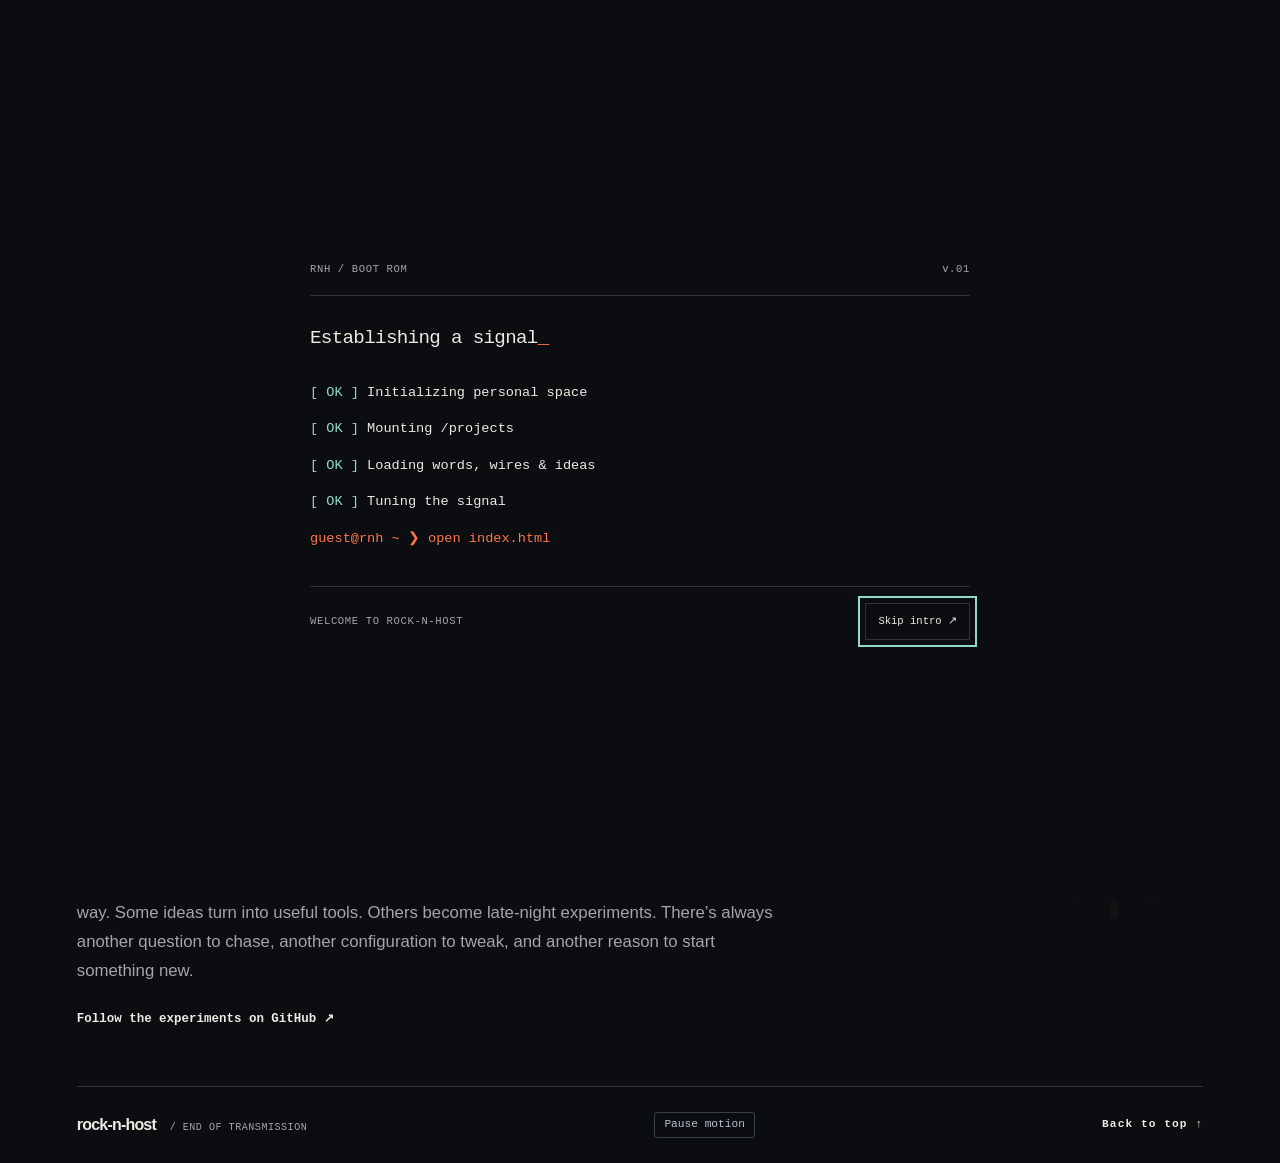
<file: index.html>
<!doctype html>
<html lang="en">
<head>
  <meta charset="utf-8">
  <meta name="viewport" content="width=device-width, initial-scale=1">
  <meta name="theme-color" content="#0b0d10">
  <meta name="description" content="Rock-n-host's corner of the internet. Self-hosted tools, Linux configurations, and a terminal to explore it all.">
  <title>Rock ’n’ Host — until our final days!</title>
  <link rel="stylesheet" href="./style.css">
  <script defer src="./js/main.js"></script>
</head>
<body id="top">
  <dialog class="boot-screen" id="boot-screen" aria-labelledby="boot-title">
    <div class="boot-console">
      <div class="boot-console-bar"><span>RNH / BOOT ROM</span><span>v.01</span></div>
      <h2 id="boot-title">Establishing a signal<span>_</span></h2>
      <div class="boot-output" aria-hidden="true">
        <p class="boot-line"><b>[ OK ]</b> Initializing personal space</p>
        <p class="boot-line"><b>[ OK ]</b> Mounting /projects</p>
        <p class="boot-line"><b>[ OK ]</b> Loading words, wires &amp; ideas</p>
        <p class="boot-line"><b>[ OK ]</b> Tuning the signal</p>
        <p class="boot-line boot-ready">guest@rnh ~ ❯ open index.html</p>
      </div>
      <div class="boot-console-footer"><span>WELCOME TO ROCK-N-HOST</span><button type="button" id="skip-boot" autofocus>Skip intro ↗</button></div>
    </div>
  </dialog>
  <div class="cursor-glow" aria-hidden="true"></div>
  <div class="noise" aria-hidden="true"></div>
  <a class="skip" href="#main">Skip to content</a>
  <header class="wrap">
    <a class="brand" href="./index.html" aria-label="Rock-n-host home"><span class="mark" aria-hidden="true">ϟ</span> rock-n-host</a>
    <nav aria-label="Main navigation"><a href="./sites/projects.html">Projects</a><a href="./sites/about.html">About</a><a href="./sites/terminal.html">Terminal</a><a class="profile" href="https://github.com/rock-n-host">GitHub ↗</a></nav>
  </header>
  <main id="main">
    <section class="hero wrap" aria-labelledby="hero-title">
      <div class="intro"><div class="eyebrow"><i></i> Personal space / public source</div>
        <h1 id="hero-title" aria-label="Rock ’n’ Host.">Rock ’n’<br><span class="glitch" data-text="Host" aria-hidden="true">Host</span><span aria-hidden="true">.</span></h1>
        <p>A personal collection of self-hosted tools, Linux configs, and code.</p>
        <div class="hero-actions"><a class="cta" href="./sites/projects.html">Explore projects <span>↓</span></a><a class="textlink" href="./sites/terminal.html">Launch terminal ↗</a></div>
        <div class="boot" aria-hidden="true"><span class="boot-light"></span> SIGNAL FOUND <span class="boot-track"></span> RNH / ONLINE</div>
      </div>
      <div class="print" role="img" aria-label="Orange and black gig poster featuring an electric guitar and sound waves">
        <div class="print-head"><span>RNH SOUND DEPT.</span><span>FIG. 001</span></div>
        <svg class="art" viewBox="0 0 500 338" aria-hidden="true">
          <defs>
            <pattern id="dots" width="5" height="5" patternUnits="userSpaceOnUse"><circle cx="2" cy="2" r="1" fill="#1b1a17"/></pattern>
            <pattern id="hatch" width="4" height="4" patternUnits="userSpaceOnUse" patternTransform="rotate(28)"><path d="M0 0V4" stroke="#292721" stroke-width="1"/></pattern>
            <pattern id="frets" width="32" height="12" patternUnits="userSpaceOnUse"><path d="M0 1H32" stroke="#ece8d7" stroke-width="1.4"/></pattern>
          </defs>
          <g fill="none" stroke="#e8e3d3" opacity=".52" stroke-width="1.3" id="waves">
            <path d="M-10 170Q58 75 132 153T275 183T420 164T515 118"/>
          </g>
          <circle cx="264" cy="168" r="121" fill="#fc5b2a"/><circle cx="264" cy="168" r="121" fill="url(#dots)"/>
          <g transform="translate(247 168) rotate(36) scale(.94)" stroke="#1a1917" stroke-linejoin="round">
            <path id="body" d="M-11 14C-30 34 -49 22 -47 -8C-65 5 -64 26 -53 49C-42 69 -56 79 -62 99C-73 139 -44 157 -7 159C26 162 59 143 56 114C54 91 37 78 40 61C42 48 57 42 52 21C49 35 29 43 15 29L13 13Z" fill="#ede8d8" stroke-width="5"/>
            <use href="#body" fill="url(#hatch)" style="fill:url(#hatch)" opacity=".25" transform="translate(-3 3)"/>
            <path d="M-9 28C-23 45 -37 38 -45 29C-40 47 -29 52 -30 72C-30 91 -38 104 -22 110L17 112C31 106 18 84 25 65C28 54 37 50 41 43C27 51 16 46 9 36Z" fill="#3c3932" stroke-width="2"/>
            <path d="M-12 40L-9 -122L8 -122L13 40Z" fill="#423e36" stroke-width="3"/>
            <path d="M-10 39L-8 -120H7L11 39Z" fill="url(#frets)"/>
            <path d="M-9 -121L-17 -152L-12 -174Q-5 -180 1 -172L16 -137L9 -121Z" fill="#e6dfcc" stroke-width="3"/>
            <g fill="#eee8d9"><circle cx="-17" cy="-162" r="4"/><circle cx="-16" cy="-149" r="4"/><circle cx="-12" cy="-136" r="4"/><circle cx="2" cy="-166" r="4"/><circle cx="8" cy="-154" r="4"/><circle cx="14" cy="-142" r="4"/></g>
            <g fill="#d8d3c5" stroke-width="2"><rect x="-14" y="47" width="28" height="9" rx="2"/><rect x="-15" y="72" width="30" height="9" rx="2"/><rect x="-17" y="93" width="34" height="8" rx="2"/></g>
            <g stroke="#e8e5d9" stroke-width=".8"><path d="M-6 -131L-8 98M-4 -131L-5 98M-2 -131L-2 98M1 -131L1 98M3 -131L4 98M5 -131L7 98"/></g>
            <g fill="#28261f"><circle cx="30" cy="97" r="5"/><circle cx="33" cy="116" r="5"/></g>
          </g>
          <g fill="#ede8d8"><path d="M80 41l3 12 12 3-12 3-3 12-3-12-12-3 12-3zM399 254l3 14 14 3-14 3-3 13-3-13-13-3 13-3z"/></g>
        </svg>
        <div class="print-foot"><span>AMPLIFIED SIGNAL</span><span class="bars" aria-hidden="true"></span><span>STEREO / 01</span></div>
      </div>
    </section>
    <section class="section wrap endnote" id="notes" aria-labelledby="notes-title">
      <div class="eyebrow"><i></i> 04 / Sample text — make it yours</div>
      <h2 id="notes-title">Always a work in progress<span>.</span></h2>
      <p>This is a small corner of the internet for things I’m making, breaking, and figuring out along the way. Some ideas turn into useful tools. Others become late-night experiments. There’s always another question to chase, another configuration to tweak, and another reason to start something new.</p>
      <a class="textlink" href="https://github.com/rock-n-host">Follow the experiments on GitHub ↗</a>
      <span class="end-symbol" aria-hidden="true">✳</span>
    </section>
  </main>
  <footer class="wrap"><span>rock-n-host <small> / END OF TRANSMISSION</small></span><button class="motion-toggle" type="button" aria-pressed="false" hidden>Pause motion</button><a href="#top">Back to top ↑</a></footer>
</body>
</html>
</file>
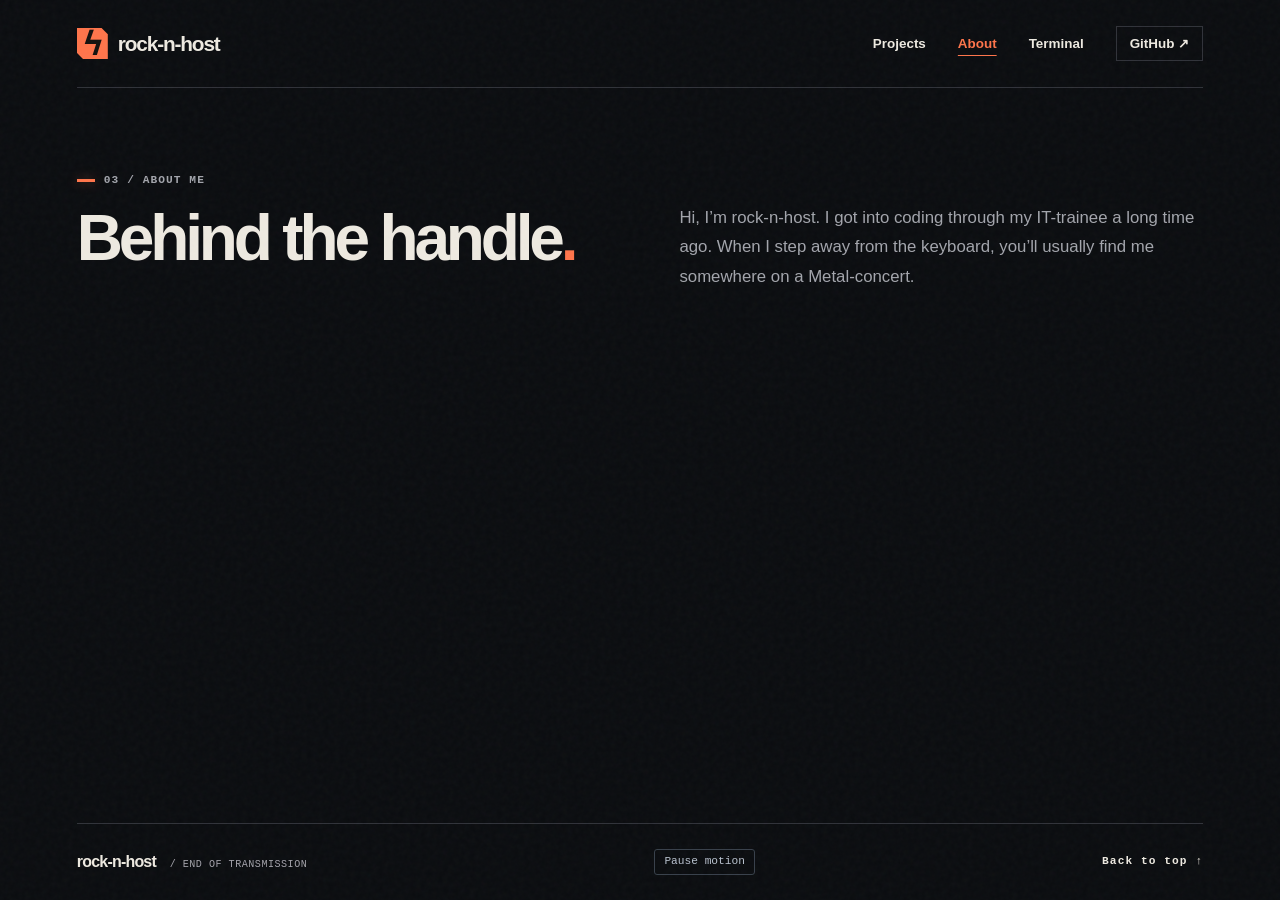
<file: sites/about.html>
<!doctype html>
<html lang="en">
<head>
  <meta charset="utf-8">
  <meta name="viewport" content="width=device-width, initial-scale=1">
  <meta name="theme-color" content="#0b0d10">
  <meta name="description" content="Meet the person behind rock-n-host.">
  <title>About — Rock ’n’ Host</title>
  <link rel="stylesheet" href="../style.css">
  <script defer src="../js/main.js"></script>
</head>
<body id="top">
  <div class="cursor-glow" aria-hidden="true"></div>
  <div class="noise" aria-hidden="true"></div>
  <a class="skip" href="#main">Skip to content</a>
  <header class="wrap">
    <a class="brand" href="../index.html" aria-label="Rock-n-host home"><span class="mark" aria-hidden="true">ϟ</span> rock-n-host</a>
    <nav aria-label="Main navigation"><a href="./projects.html">Projects</a><a href="./about.html" aria-current="page">About</a><a href="./terminal.html">Terminal</a><a class="profile" href="https://github.com/rock-n-host">GitHub ↗</a></nav>
  </header>
  <main id="main" class="subpage">
    <section class="about section wrap" id="about"><div><div class="eyebrow"><i></i> 03 / About me</div><h1>Behind the handle<span>.</span></h1></div>
      <p>Hi, I’m rock-n-host. I got into coding through my IT-trainee a long time ago. When I step away from the keyboard, you’ll usually find me somewhere on a Metal-concert.</p>
    </section>
  </main>
  <footer class="wrap"><span>rock-n-host <small> / END OF TRANSMISSION</small></span><button class="motion-toggle" type="button" aria-pressed="false" hidden>Pause motion</button><a href="#top">Back to top ↑</a></footer>
</body>
</html>
</file>
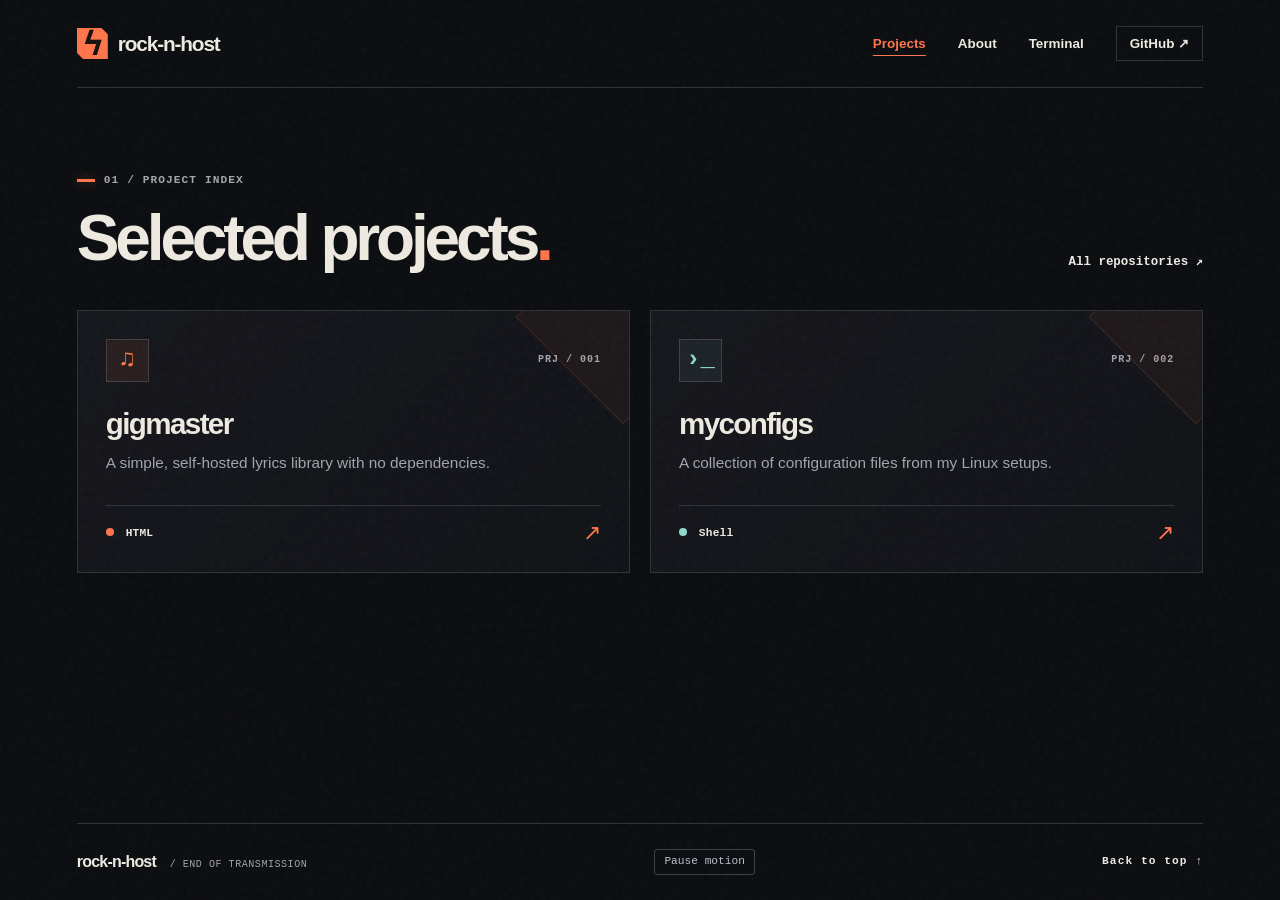
<file: sites/projects.html>
<!doctype html>
<html lang="en">
<head>
  <meta charset="utf-8">
  <meta name="viewport" content="width=device-width, initial-scale=1">
  <meta name="theme-color" content="#0b0d10">
  <meta name="description" content="Self-hosted tools and Linux configurations by rock-n-host.">
  <title>Projects — Rock ’n’ Host</title>
  <link rel="stylesheet" href="../style.css">
  <script defer src="../js/main.js"></script>
</head>
<body id="top">
  <div class="cursor-glow" aria-hidden="true"></div>
  <div class="noise" aria-hidden="true"></div>
  <a class="skip" href="#main">Skip to content</a>
  <header class="wrap">
    <a class="brand" href="../index.html" aria-label="Rock-n-host home"><span class="mark" aria-hidden="true">ϟ</span> rock-n-host</a>
    <nav aria-label="Main navigation"><a href="./projects.html" aria-current="page">Projects</a><a href="./about.html">About</a><a href="./terminal.html">Terminal</a><a class="profile" href="https://github.com/rock-n-host">GitHub ↗</a></nav>
  </header>
  <main id="main" class="subpage">
    <section class="projects section wrap" id="projects"><div class="section-head"><div><div class="eyebrow"><i></i> 01 / Project index</div><h1>Selected projects<span>.</span></h1></div><a class="textlink" href="https://github.com/rock-n-host?tab=repositories">All repositories ↗</a></div>
      <div class="grid">
        <a class="card" href="https://github.com/rock-n-host/gigmaster"><span class="project-note" aria-hidden="true">♪</span><div class="card-top"><span class="icon orange" aria-hidden="true">♫</span><small>PRJ / 001</small></div><h3>gigmaster</h3><p>A simple, self-hosted lyrics library with no dependencies.</p><div class="card-foot"><span><b class="dot html"></b> HTML</span><b aria-hidden="true">↗</b></div></a>
        <a class="card" href="https://github.com/rock-n-host/myconfigs"><span class="project-note" aria-hidden="true">♪</span><div class="card-top"><span class="icon sage" aria-hidden="true">›_</span><small>PRJ / 002</small></div><h3>myconfigs</h3><p>A collection of configuration files from my Linux setups.</p><div class="card-foot"><span><b class="dot shell"></b> Shell</span><b aria-hidden="true">↗</b></div></a>
      </div>
    </section>
  </main>
  <footer class="wrap"><span>rock-n-host <small> / END OF TRANSMISSION</small></span><button class="motion-toggle" type="button" aria-pressed="false" hidden>Pause motion</button><a href="#top">Back to top ↑</a></footer>
</body>
</html>
</file>
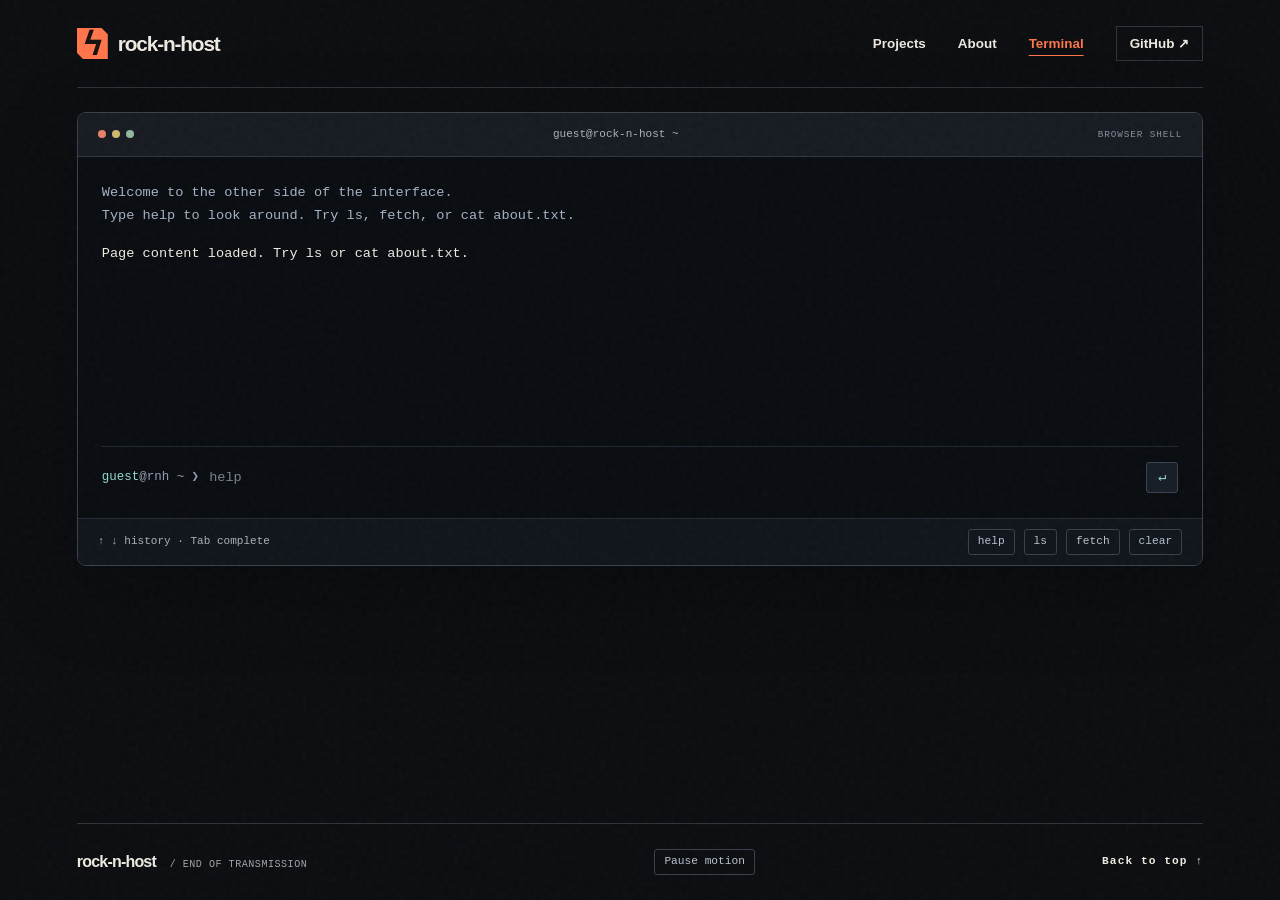
<file: sites/terminal.html>
<!doctype html>
<html lang="en">
<head>
  <meta charset="utf-8">
  <meta name="viewport" content="width=device-width, initial-scale=1">
  <meta name="theme-color" content="#0b0d10">
  <meta name="description" content="Explore the rock-n-host portfolio through an interactive browser terminal.">
  <title>Terminal — Rock ’n’ Host</title>
  <link rel="stylesheet" href="../style.css">
  <script defer src="../js/main.js"></script>
  <script defer src="../js/terminal.js"></script>
</head>
<body id="top">
  <div class="cursor-glow" aria-hidden="true"></div>
  <div class="noise" aria-hidden="true"></div>
  <a class="skip" href="#main">Skip to content</a>
  <header class="wrap">
    <a class="brand" href="../index.html" aria-label="Rock-n-host home"><span class="mark" aria-hidden="true">ϟ</span> rock-n-host</a>
    <nav aria-label="Main navigation"><a href="./projects.html">Projects</a><a href="./about.html">About</a><a href="./terminal.html" aria-current="page">Terminal</a><a class="profile" href="https://github.com/rock-n-host">GitHub ↗</a></nav>
  </header>
  <main id="main" class="subpage">
    <section class="section terminal-section wrap" id="terminal" aria-labelledby="terminal-title">
      <h1 class="sr-only" id="terminal-title">Terminal</h1>
      <div class="terminal-window">
        <div class="terminal-bar"><span class="window-dots" aria-hidden="true"><i></i><i></i><i></i></span><span>guest@rock-n-host ~</span><span class="terminal-badge">BROWSER SHELL</span></div>
        <div class="terminal-body">
          <div class="terminal-log" id="terminal-log" role="log" aria-label="Terminal output" aria-live="polite" aria-relevant="additions" tabindex="0"><div class="terminal-entry welcome">Welcome to the other side of the interface.
Type help to look around. Try ls, fetch, or cat about.txt.</div></div>
          <form id="terminal-form" autocomplete="off">
            <label for="terminal-input"><span class="prompt-user">guest</span><span aria-hidden="true">@rnh</span><span id="terminal-path" aria-hidden="true"> ~ </span><span aria-hidden="true">❯</span><span class="sr-only"> Terminal command</span></label>
            <input id="terminal-input" name="command" type="text" spellcheck="false" autocapitalize="off" maxlength="300" aria-describedby="terminal-hint" placeholder="help" disabled>
            <button type="submit" aria-label="Run command" disabled>↵</button>
          </form>
        </div>
        <div class="terminal-bottom"><span id="terminal-hint">↑ ↓ history · Tab complete</span><div class="command-shortcuts" aria-label="Suggested commands"><button type="button" data-command="help" disabled>help</button><button type="button" data-command="ls" disabled>ls</button><button type="button" data-command="fetch" disabled>fetch</button><button type="button" data-command="clear" disabled>clear</button></div></div>
      </div>
      <noscript><p>Enable JavaScript to use the terminal. Explore the <a href="./projects.html">projects page</a> instead.</p></noscript>
    </section>
  </main>
  <footer class="wrap"><span>rock-n-host <small> / END OF TRANSMISSION</small></span><button class="motion-toggle" type="button" aria-pressed="false" hidden>Pause motion</button><a href="#top">Back to top ↑</a></footer>
</body>
</html>
</file>
<file: style.css>
:root {
  color-scheme: dark;
  --paper: #0b0d10;
  --ink: #eeeae1;
  --orange: #ff754b;
  --rule: #303239;
  --muted: #a3a5ac;
  --cyan: #90d9cf;
  --mono: "Cascadia Code", Consolas, "Courier New", monospace;
  scroll-behavior: smooth;
  color: var(--ink);
  background: var(--paper);
  font-family: Arial, Helvetica, sans-serif;
}
* { box-sizing: border-box; }
body { margin: 0; isolation: isolate; }
body { min-height: 100vh; display: flex; flex-direction: column; }
main { flex: 1; }
nav a[aria-current="page"] { color: var(--orange); text-decoration: underline; text-underline-offset: 7px; }
a { color: inherit; text-decoration: none; }
a:focus-visible { outline: 3px solid #2768bc; outline-offset: 4px; }
.skip { position: absolute; left: 1rem; top: -5rem; padding: 1rem; background: white; z-index: 2; }
.skip:focus { top: 1rem; }
.wrap { width: min(1180px, 88%); margin-inline: auto; }
header, nav, .brand, .cta, .eyebrow, .section-head, .card-top, .card-foot, footer, .print-head, .print-foot { display: flex; align-items: center; }
header, footer, .section-head, .card-top, .card-foot, .print-head, .print-foot { justify-content: space-between; }
header { min-height: 76px; border-bottom: 1px solid var(--ink); }
nav { gap: clamp(14px, 3vw, 38px); font-size: .88rem; font-weight: 600; }
nav a:hover, .textlink:hover, footer a:hover { text-decoration: underline; text-underline-offset: 4px; }
.brand { gap: 10px; font-weight: 800; font-size: 1.3rem; letter-spacing: -.055em; }
.mark { display: grid; place-items: center; width: 31px; height: 31px; background: var(--orange); border: 1.5px solid var(--ink); font: bold 32px/1 Georgia, serif; }
.profile { border: 1px solid var(--ink); padding: 8px 13px; }
.hero { display: grid; grid-template-columns: 1fr 1fr; gap: 7%; align-items: center; padding-block: clamp(45px, 5vw, 75px); }
.eyebrow, small, .card-foot, .print-head, .print-foot, footer a { font: bold .7rem/1.4 var(--mono); letter-spacing: .095em; }
.eyebrow { gap: 9px; text-transform: uppercase; }
.eyebrow i { display: inline-block; width: 18px; height: 4px; background: var(--orange); }
h1, h2, h3 { margin: 0; }
h1 { font-size: clamp(5rem, 8.8vw, 8rem); line-height: .86; letter-spacing: -.085em; font-weight: 900; margin: 24px 0 20px -0.055em; }
h1 span, h2 span { color: #ee572a; }
.intro p, .about p { font-size: 1.05rem; line-height: 1.55; color: #4b4942; }
.intro p { max-width: 390px; margin: 0 0 22px; }
.cta { width: fit-content; gap: 23px; font-weight: 700; font-size: .9rem; background: var(--orange); border: 1.5px solid var(--ink); box-shadow: 3px 3px 0 var(--ink); padding: 12px 17px; }
.cta:hover { transform: translate(1px, 1px); box-shadow: 2px 2px 0 var(--ink); }
.print { background: #22231f; color: var(--paper); padding: 14px 16px; border: 1px solid var(--ink); transform: rotate(2deg); box-shadow: 5px 5px 0 #b7b4a8; }
.print-head, .print-foot { font-size: clamp(.54rem, .85vw, .7rem); }
.print-head { border-bottom: 1px solid #858379; padding-bottom: 8px; }
.print-foot { border-top: 1px solid #858379; padding-top: 8px; }
.bars { width: 48px; height: 11px; background: repeating-linear-gradient(90deg,#e5dfcd 0 2px,transparent 2px 4px,#e5dfcd 4px 5px,transparent 5px 7px); }
.art { display: block; width: 100%; overflow: hidden; }
.section { border-top: 1px solid var(--ink); padding-block: 38px 46px; scroll-margin-top: 20px; }
.section-head { align-items: flex-end; gap: 18px; margin-bottom: 21px; }
h2 { margin-top: 10px; font-size: clamp(2.1rem, 4vw, 3.35rem); line-height: 1; letter-spacing: -.07em; }
.textlink { font: bold .78rem/1.4 var(--mono); white-space: nowrap; }
.grid { display: grid; grid-template-columns: repeat(2, 1fr); gap: 20px; }
.card { display: flex; flex-direction: column; border: 1px solid var(--rule); background: #fcfaf4; padding: 22px; transition: border-color .15s, box-shadow .15s; }
.card:hover { border-color: var(--ink); box-shadow: 3px 3px 0 var(--ink); }
.icon { display: grid; place-items: center; width: 39px; height: 39px; border: 1px solid var(--ink); font: bold 24px/1 var(--mono); }
.orange { background: #ffc3a7; }
.sage { background: #c4d1af; }
small { color: #666259; font-size: .63rem; }
h3 { font-size: 1.65rem; letter-spacing: -.055em; margin-top: 21px; }
.card p { color: #55524a; line-height: 1.5; font-size: .94rem; margin: 8px 0 21px; }
.card-foot { margin-top: auto; border-top: 1px solid #d5d1c6; padding-top: 12px; letter-spacing: .015em; }
.card-foot > b { font: 20px/1 Arial,sans-serif; }
.dot { display: inline-block; width: 8px; height: 8px; border-radius: 50%; }
.html { background: var(--orange); } .shell { background: var(--cyan); }
.about { display: grid; grid-template-columns: 1fr 1fr; gap: 7%; }
.about p { margin: 0; }
footer { border-top: 1px solid var(--ink); padding-block: 22px; }
footer span { font-weight: bold; letter-spacing: -.05em; }
@media (max-width: 720px) {
  .wrap { width: 89%; }
  .hero { grid-template-columns: 1fr; gap: 36px; }
  .print { width: 96%; max-width: 490px; justify-self: center; }
  .grid, .about { grid-template-columns: 1fr; gap: 14px; }
  .card { padding: 20px; }
  .section-head { align-items: flex-start; flex-direction: column; gap: 12px; }
  header { min-height: 65px; }
}
@media (max-width: 420px) {
  nav { gap: 10px; font-size: .77rem; }
  .profile { padding: 6px; }
  .brand { font-size: 1.05rem; gap: 6px; }
  .mark { width: 25px; height: 25px; font-size: 25px; }
}

/* After-hours palette and signal effects. */
::selection { color: #111; background: var(--orange); }
button, input { font: inherit; }
button { cursor: pointer; }
button:disabled { cursor: default; }
a:focus-visible, button:focus-visible, input:focus-visible, [tabindex]:focus-visible { outline: 2px solid var(--cyan); outline-offset: 5px; }
[hidden] { display: none !important; }
.sr-only { position: absolute; width: 1px; height: 1px; overflow: hidden; clip-path: inset(50%); white-space: nowrap; }
.skip { background: #15171c; z-index: 10; }
.cursor-glow { position: fixed; inset: 0; pointer-events: none; z-index: -1; opacity: 0; background: radial-gradient(430px circle at var(--cursor-x, 50%) var(--cursor-y, 30%), #ff754b1c, transparent 80%); transition: opacity .5s; }
.cursor-active .cursor-glow { opacity: 1; }
.noise { position: fixed; inset: 0; pointer-events: none; z-index: 5; opacity: .055; background-image: url("data:image/svg+xml,%3Csvg viewBox='0 0 180 180' xmlns='http://www.w3.org/2000/svg'%3E%3Cfilter id='n'%3E%3CfeTurbulence type='fractalNoise' baseFrequency='.92' numOctaves='3' stitchTiles='stitch'/%3E%3C/filter%3E%3Cpath fill='%23fff' filter='url(%23n)' opacity='.6' d='M0 0h180v180H0z'/%3E%3C/svg%3E"); }
header { min-height: 88px; border-color: var(--rule); gap: 20px; }
nav { gap: clamp(14px, 2.5vw, 32px); font-size: .84rem; }
nav a, .textlink, footer a { transition: color .2s; }
nav a:hover, .textlink:hover, footer a:hover { color: var(--orange); }
.brand { white-space: nowrap; }
.mark { color: #15120f; border: 0; clip-path: polygon(0 0, 80% 0, 100% 20%, 100% 100%, 20% 100%, 0 80%); }
.profile { border-color: var(--rule); padding: 9px 13px; }
.hero { padding-block: clamp(60px, 7vw, 100px); }
.intro { animation: arrive 1s both; }
.eyebrow { color: var(--muted); }
.eyebrow i { height: 3px; box-shadow: 0 0 12px #ff754b66; }
h1 { font-size: clamp(5rem, 9.2vw, 8.4rem); line-height: .88; margin-block: 26px 25px; }
h1 span, h2 span { color: var(--orange); }
h1 .glitch { color: var(--ink); }
.glitch { position: relative; display: inline-block; }
.glitch::after { content: attr(data-text); position: absolute; inset: 0; color: var(--cyan); opacity: 0; clip-path: inset(43% 0 44% 0); animation: interference 9s 2s infinite; pointer-events: none; }
.intro p, .about p, .endnote p { font-size: 1.05rem; line-height: 1.75; color: var(--muted); }
.intro p { margin-bottom: 25px; }
.hero-actions { display: flex; align-items: center; flex-wrap: wrap; gap: 24px; }
.cta { color: #15100d; padding: 14px 19px; border-color: var(--orange); box-shadow: none; transition: transform .25s, box-shadow .25s; }
.cta:hover { transform: translateY(-3px); box-shadow: 0 6px 34px #ff754b30; }
.boot { display: flex; align-items: center; gap: 10px; margin-top: 34px; font: .56rem/1.4 var(--mono); letter-spacing: .075em; color: #8f949e; }
.boot-light { width: 5px; height: 5px; border-radius: 50%; background: var(--cyan); box-shadow: 0 0 8px #90d9cf80; }
.boot-track { width: 54px; height: 3px; background: var(--rule); overflow: hidden; }
.boot-track::after { content: ""; display: block; height: 100%; background: var(--cyan); animation: load 1.7s ease-out both; }
.print { position: relative; background: #14171b; color: var(--ink); padding: 16px 18px; border-color: #414047; box-shadow: 8px 8px 0 #080a0c, 9px 9px 0 #303239; animation: poster-in 1.4s both, drift 9s 1.4s ease-in-out infinite; }
.print::before { content: ""; position: absolute; inset: -22px; border-radius: 36% 64% 60% 40% / 42% 48% 52% 58%; z-index: -1; background: radial-gradient(ellipse, #ff754b22, transparent 65%); filter: blur(16px); animation: morph 12s ease-in-out infinite alternate; }
.print::after { content: ""; position: absolute; inset: 0; pointer-events: none; background: repeating-linear-gradient(0deg, transparent 0 3px, #00000025 3px 4px); opacity: .7; }
.print-head, .print-foot { position: relative; z-index: 1; color: #b8b6b0; border-color: #45464a; }
.bars { background: repeating-linear-gradient(90deg, var(--orange) 0 2px, transparent 2px 4px, var(--orange) 4px 5px, transparent 5px 7px); }
#waves { animation: signal 6s ease-in-out infinite; }
.section { border-color: var(--rule); padding-block: 48px 58px; scroll-margin-top: 25px; }
.section.reveal { opacity: 0; transform: translateY(32px) scale(.985); filter: blur(5px); border-radius: 44px 44px 0 0; transition: opacity .8s, transform 1s cubic-bezier(.16, 1, .3, 1), filter .8s, border-radius 1.1s; }
.section.reveal.visible, .section.reveal:focus-within { opacity: 1; transform: none; filter: none; border-radius: 0; }
.section-head { margin-bottom: 26px; }
h2 { margin-top: 13px; font-size: clamp(2rem, 3.7vw, 3.1rem); line-height: 1.08; letter-spacing: -.06em; }
.section-note { font: .7rem/1.4 var(--mono); color: var(--muted); }
.card { position: relative; overflow: hidden; background: linear-gradient(135deg, #1b1c22aa, #121419dd); padding: 28px; transition: border-color .3s, transform .4s, box-shadow .4s, border-radius .5s; }
.card::before { content: ""; position: absolute; width: 150px; height: 150px; right: -70px; top: -70px; background: #ff754b0c; border: 1px solid #ff754b25; transform: rotate(45deg); transition: transform .7s, border-radius .7s; pointer-events: none; }
.card:hover { border-color: #bd684e; transform: translateY(-5px); border-radius: 3px 23px 3px 3px; box-shadow: 0 15px 50px #0005; }
.card:hover::before { transform: rotate(90deg) scale(1.3); border-radius: 35%; }
.project-note { position: absolute; top: 45px; right: 120px; pointer-events: none; opacity: 0; color: var(--orange); font: 30px/1 Georgia, serif; text-shadow: 0 0 16px #ff754b70; }
.card.note-active .project-note { animation: note-drift 1.8s ease-out both; }
@keyframes note-drift {
  0% { opacity: 0; transform: translateY(12px) rotate(-35deg) scale(.7); }
  20% { opacity: .95; }
  65% { opacity: .8; }
  100% { opacity: 0; transform: translateY(-25px) rotate(325deg) scale(1.1); }
}
.subpage > .section { border-top: 0; padding-top: clamp(45px, 7vw, 85px); }
.subpage > .terminal-section { padding-block: 24px; }
.subpage h1 { margin: 16px 0 0; font-size: clamp(2.6rem, 5vw, 4.5rem); line-height: 1.05; letter-spacing: -.065em; }
.subpage .section-head { margin-bottom: 38px; }
.subpage .about { align-items: start; }
.subpage .about > p { padding-top: 30px; }
@media (max-width: 720px) { .subpage .about > p { padding-top: 0; } }
.icon { width: 43px; height: 43px; border-color: #ffffff24; }
.orange { background: #ff754b15; color: var(--orange); }
.sage { background: #90d9cf10; color: var(--cyan); }
small { color: #a4a3ab; }
h3 { font-size: 1.85rem; margin-top: 25px; }
.card p { color: var(--muted); line-height: 1.6; font-size: .96rem; margin: 10px 0 30px; }
.card-foot { border-color: var(--rule); padding-top: 16px; }
.card-foot > b { font-size: 22px; color: var(--orange); }
.dot { margin-right: 5px; }
.terminal-window { border: 1px solid #3b414b; background: #090c10; box-shadow: 0 24px 80px #0004; border-radius: 9px; overflow: hidden; font: .85rem/1.7 var(--mono); }
.terminal-bar, .terminal-bottom { display: flex; justify-content: space-between; align-items: center; gap: 12px; padding: 12px 20px; background: #171b21; color: #abb1bc; font-size: .69rem; }
.terminal-bar { border-bottom: 1px solid #303641; }
.window-dots { display: flex; gap: 6px; }
.window-dots i { width: 8px; height: 8px; border-radius: 50%; background: #e58268; }
.window-dots i:nth-child(2) { background: #d1b86e; } .window-dots i:last-child { background: #91b89e; }
.terminal-badge { color: #87909e; font-size: .58rem; letter-spacing: .1em; }
.terminal-body { padding: 24px; }
.terminal-log { height: clamp(140px, calc(100svh - 400px), 255px); overflow-y: auto; scrollbar-color: #46505f #090c10; overflow-wrap: anywhere; }
.terminal-entry { white-space: pre-wrap; margin: 0 0 15px; }
.welcome { color: #a4b2c4; }
.terminal-command, .prompt-user { color: var(--cyan); }
.terminal-error { color: #ffa88e; }
.terminal-entry a { color: var(--orange); text-decoration: underline; text-underline-offset: 3px; }
#terminal-form { display: flex; gap: 10px; align-items: center; border-top: 1px solid #202833; padding-top: 14px; margin-top: 10px; }
#terminal-form label { flex-shrink: 0; color: #939dae; font-size: .78rem; }
#terminal-input { width: 100%; min-width: 0; padding: 5px 0; color: #eeeae1; border: 0; background: transparent; border-radius: 0; caret-color: var(--orange); }
#terminal-input::placeholder { color: #78818f; }
#terminal-form button { color: var(--cyan); background: #171d25; border: 1px solid #394352; padding: 3px 11px; border-radius: 3px; }
.terminal-bottom { flex-wrap: wrap; border-top: 1px solid #252c35; background: #10151b; padding-block: 10px; }
.command-shortcuts { display: flex; gap: 9px; }
.command-shortcuts button, .motion-toggle { color: #b9c2cf; border: 1px solid #38404b; background: transparent; border-radius: 3px; padding: 4px 9px; font: .7rem/1.4 var(--mono); }
.command-shortcuts button:hover, .motion-toggle:hover { border-color: var(--orange); color: var(--orange); }
.endnote { position: relative; overflow: hidden; }
.endnote p { max-width: 720px; margin: 22px 0; }
.end-symbol { position: absolute; right: 22px; top: 65px; font-size: 160px; line-height: 1; color: #ff754b0b; pointer-events: none; animation: rotate 40s linear infinite; }
footer { gap: 20px; border-color: var(--rule); padding-block: 25px; flex-wrap: wrap; }
footer small { margin-left: 10px; font-weight: normal; letter-spacing: .05em; }
@keyframes arrive { from { opacity: 0; transform: translateY(20px); filter: blur(5px); } to { opacity: 1; transform: none; filter: none; } }
@keyframes poster-in { from { opacity: 0; transform: rotate(-4deg) scale(.92); border-radius: 20% 4% 15% 3%; } to { opacity: 1; transform: rotate(2deg); border-radius: 0; } }
@keyframes drift { 0%, 100% { transform: rotate(2deg) translateY(0); } 50% { transform: rotate(.5deg) translateY(-8px); } }
@keyframes morph { to { border-radius: 65% 35% 32% 68% / 65% 30% 70% 35%; transform: scale(1.08) rotate(10deg); } }
@keyframes signal { 0%, 100% { opacity: .4; transform: translateY(-3px); } 50% { opacity: .65; transform: translateY(3px); } }
@keyframes interference { 0%, 88%, 94%, 100% { opacity: 0; transform: none; } 89%, 91% { opacity: .45; transform: translateX(3px); } 92%, 93% { opacity: .3; transform: translateX(-2px); } }
@keyframes load { from { transform: translateX(-100%); } to { transform: none; } }
@keyframes rotate { to { transform: rotate(360deg); } }
@media (max-width: 720px) {
  header { flex-wrap: wrap; padding-block: 18px; gap: 17px; }
  nav { flex-wrap: wrap; }
  .hero { gap: 48px; padding-block: 50px 65px; }
  .about { gap: 22px; }
  h1 { font-size: clamp(5rem, 17vw, 7.5rem); }
  footer small { display: none; }
}
@media (max-width: 420px) {
  nav { gap: 18px; font-size: .8rem; }
  .terminal-body { padding: 15px; }
  .terminal-bar { padding-inline: 15px; }
  .terminal-badge { display: none; }
  .terminal-window { font-size: .75rem; }
  #terminal-form { gap: 6px; }
  #terminal-form label { font-size: .65rem; }
  .hero-actions { gap: 20px; }
}
@media (pointer: coarse) { .cursor-glow { display: none; } }
.boot-screen { position: fixed; inset: 0; width: 100%; max-width: none; height: 100%; max-height: none; margin: 0; border: 0; padding: 24px; background: #0b0d10; color: var(--ink); opacity: 1; transition: opacity .65s ease; }
.boot-screen[open] { display: grid; place-items: center; }
.boot-screen::backdrop { background: #0b0d10; transition: opacity .65s ease; }
.boot-screen.boot-finished, .boot-screen.boot-finished::backdrop { opacity: 0; }
.boot-console { width: min(100%, 660px); font: .85rem/1.8 var(--mono); }
.boot-console-bar, .boot-console-footer { display: flex; align-items: center; justify-content: space-between; gap: 16px; color: var(--muted); font-size: .66rem; letter-spacing: .06em; }
.boot-console-bar { border-bottom: 1px solid var(--rule); padding-bottom: 16px; }
.boot-console h2 { margin: 28px 0; font: 1.2rem/1.5 var(--mono); letter-spacing: -.035em; }
.boot-console h2 span { color: var(--orange); }
.boot-output { margin-bottom: 35px; }
.boot-line { margin: 12px 0; opacity: 0; animation: boot-type .45s steps(28, end) forwards; }
.boot-line:nth-child(2) { animation-delay: .4s; }
.boot-line:nth-child(3) { animation-delay: .8s; }
.boot-line:nth-child(4) { animation-delay: 1.2s; }
.boot-line:nth-child(5) { animation-delay: 1.7s; }
.boot-line b { font-weight: normal; color: var(--cyan); }
.boot-ready { color: var(--orange); }
.boot-console-footer { border-top: 1px solid var(--rule); padding-top: 16px; flex-wrap: wrap; }
#skip-boot { color: var(--ink); border: 1px solid var(--rule); background: transparent; padding: 8px 12px; font: inherit; }
#skip-boot:hover { border-color: var(--orange); }
html.booting { overflow: hidden; }
html.booting .intro, html.booting .print, html.booting .print::before, html.booting #waves, html.booting .boot-track::after { animation-play-state: paused; }
@keyframes boot-type { from { opacity: 1; clip-path: inset(0 100% 0 0); } to { opacity: 1; clip-path: inset(0); } }
/* OS preference and page control cover all present and future animations. */
@media (prefers-reduced-motion: reduce) {
  *, *::before, *::after { animation: none !important; transition: none !important; scroll-behavior: auto !important; }
  .section.reveal { opacity: 1; transform: none; filter: none; border-radius: 0; }
  .cursor-glow { display: none; }
  .card:hover, .card:hover::before, .cta:hover { transform: none; }
}
html[data-motion="off"], html[data-motion="off"] *, html[data-motion="off"] *::before, html[data-motion="off"] *::after { animation: none !important; transition: none !important; scroll-behavior: auto !important; }
html[data-motion="off"] .section.reveal { opacity: 1; transform: none; filter: none; border-radius: 0; }
html[data-motion="off"] .cursor-glow { display: none; }
html[data-motion="off"] .card:hover, html[data-motion="off"] .card:hover::before, html[data-motion="off"] .cta:hover { transform: none; }
</file>
